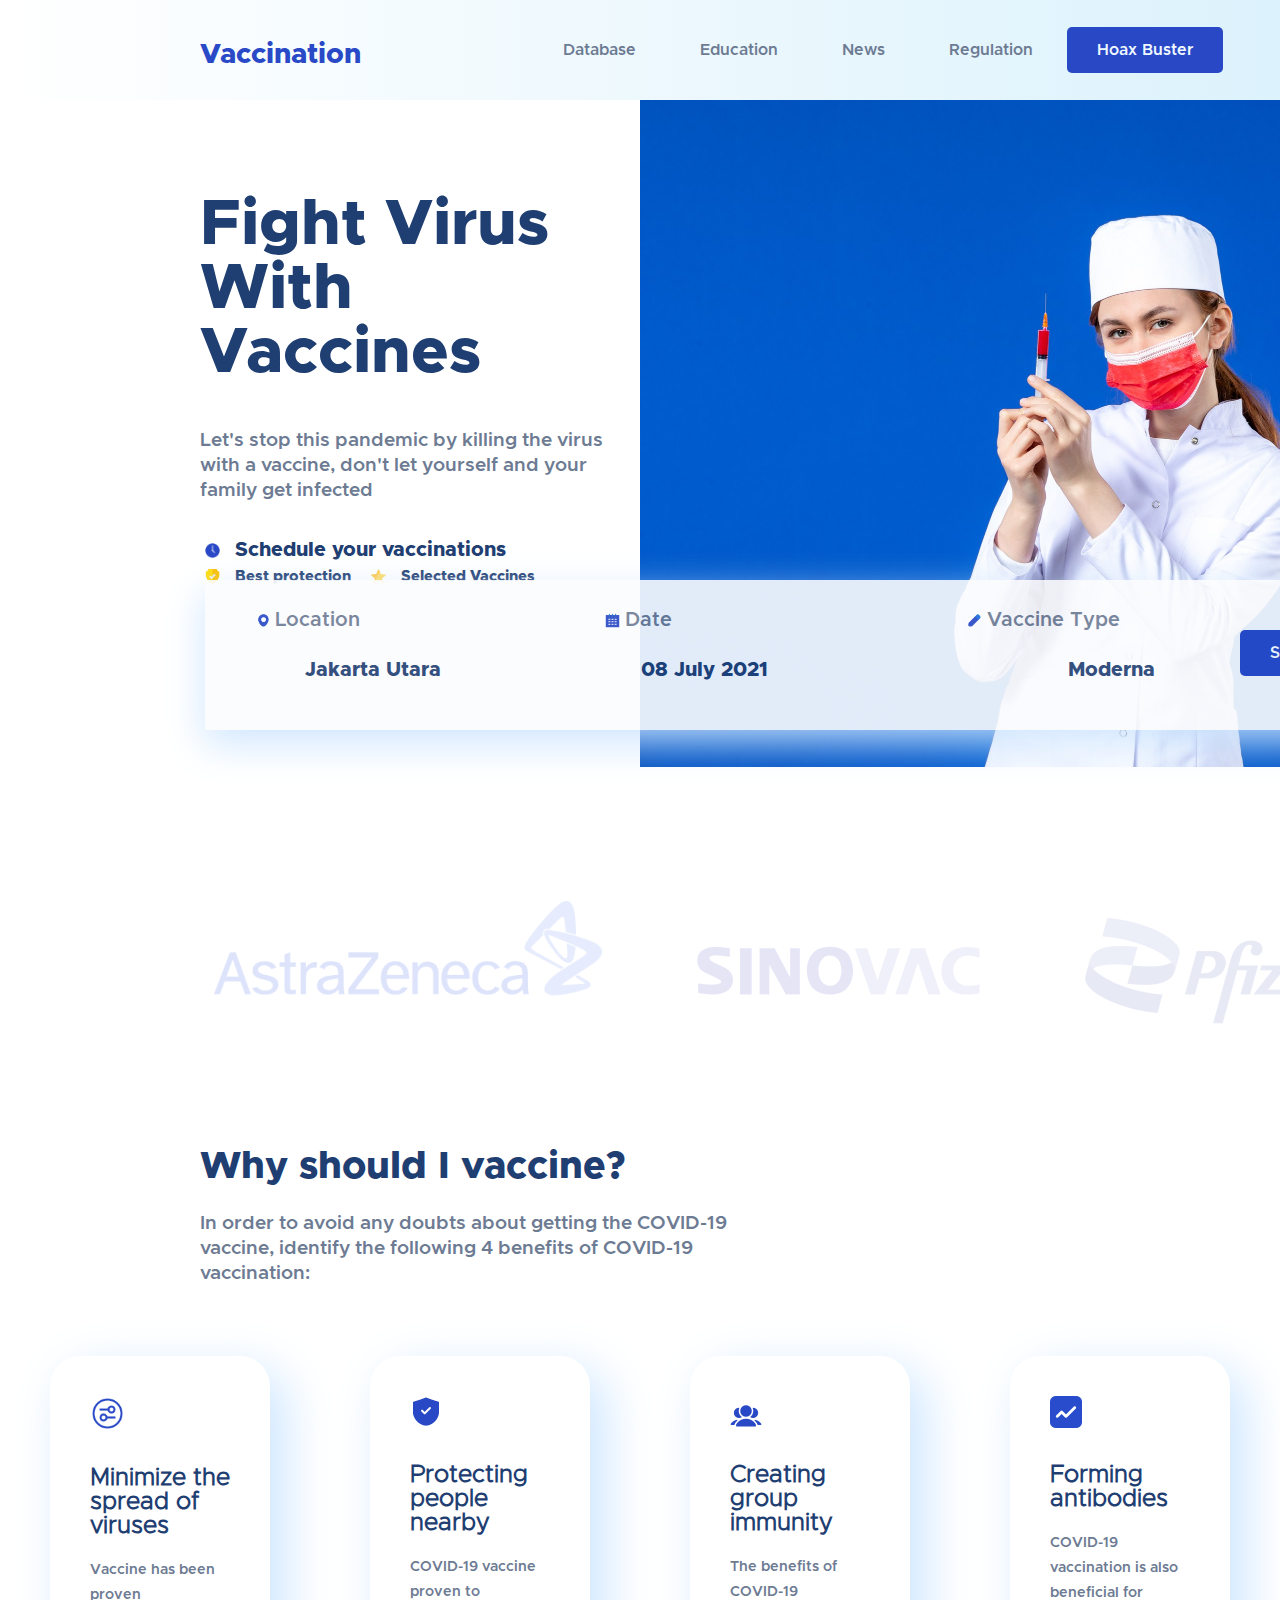
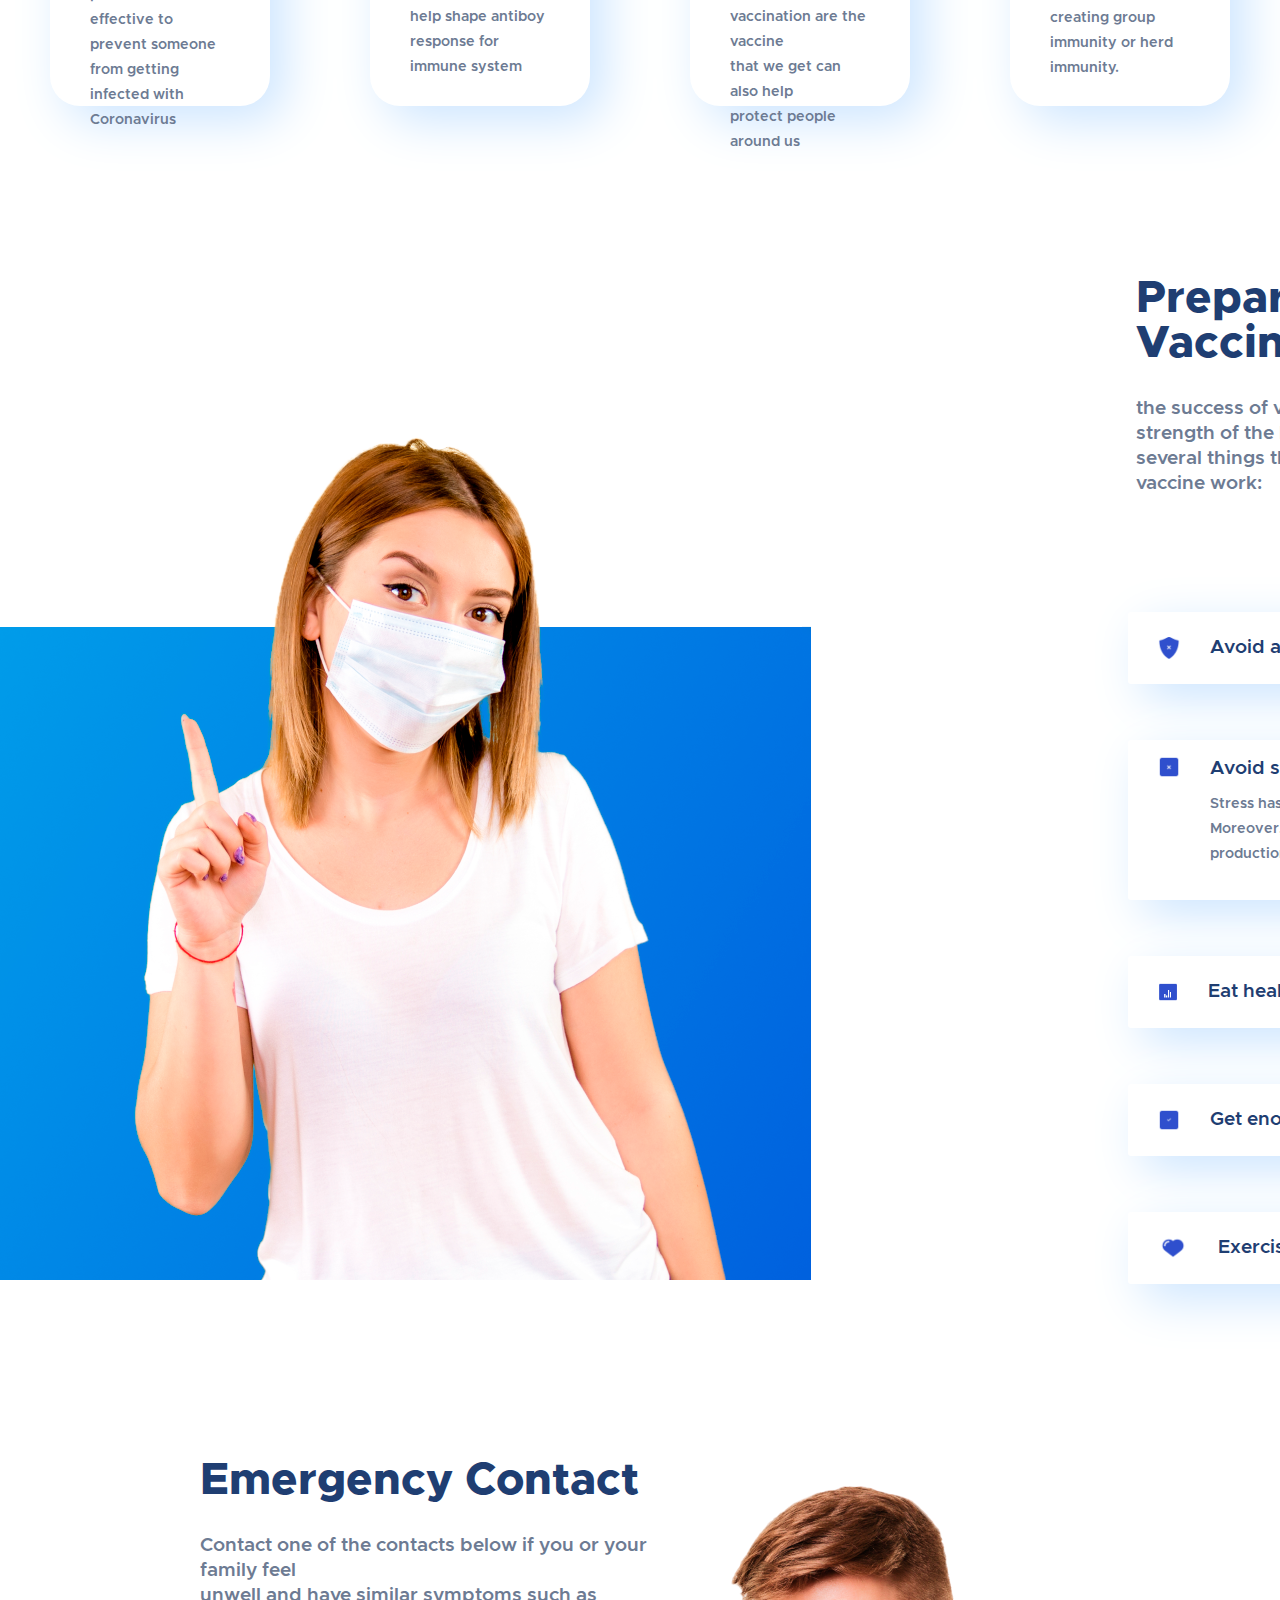
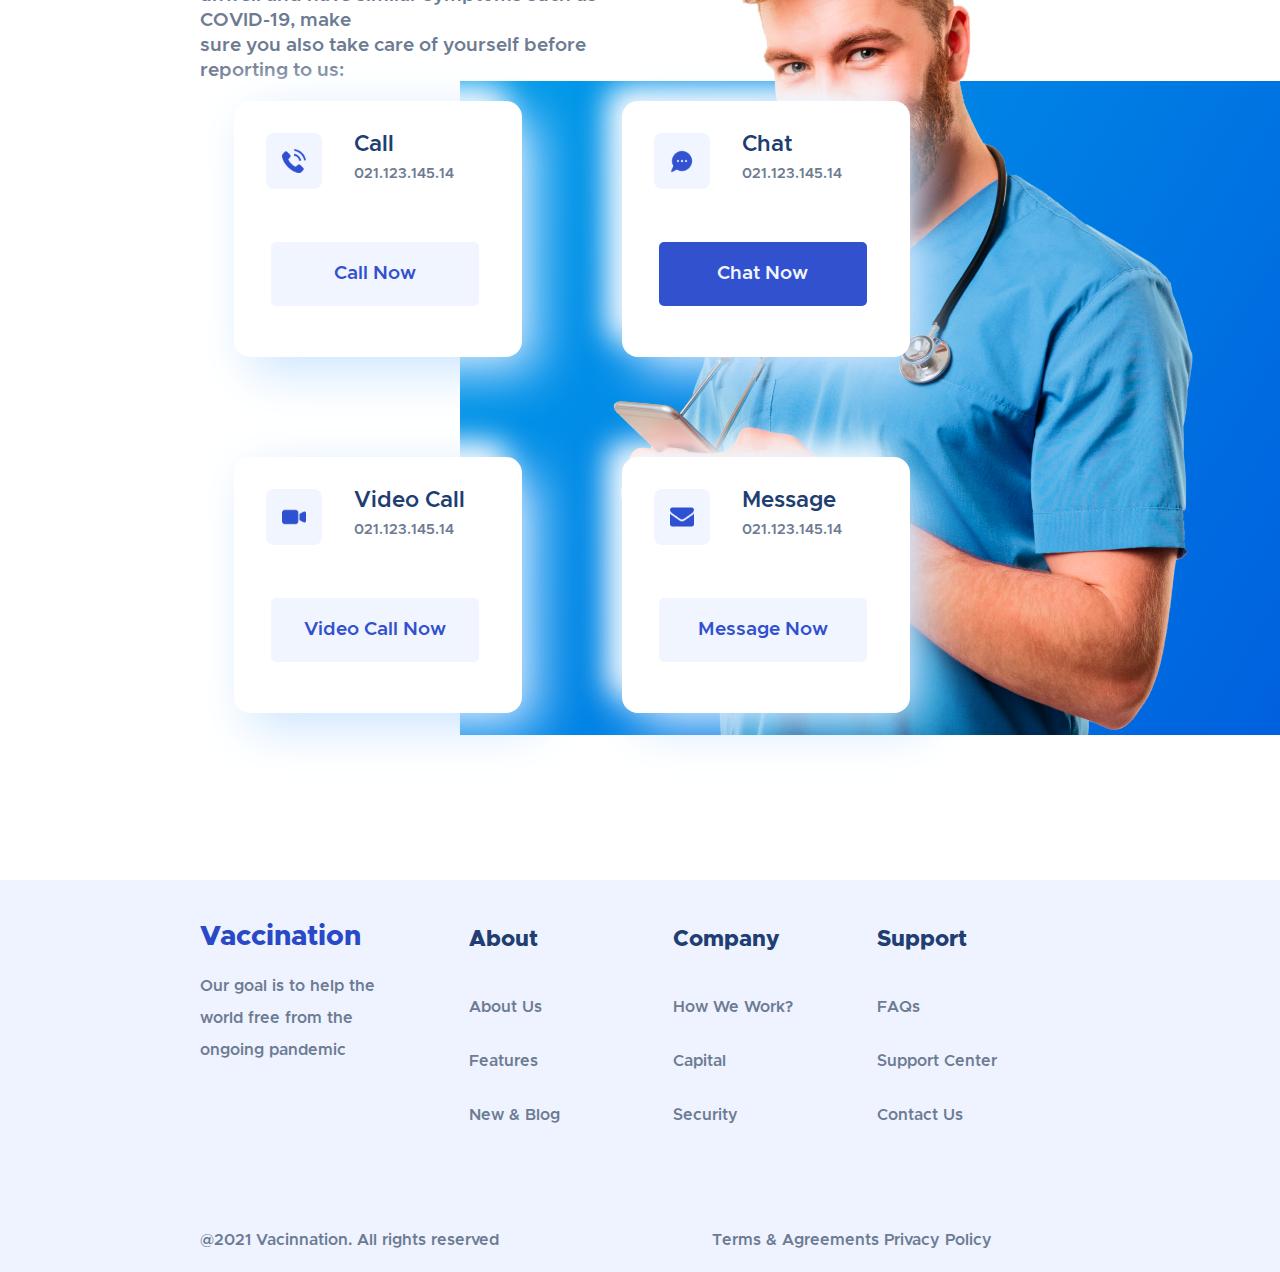
<file: 03 - CSS/practica/Solucion/Vaccination-master/index.html>
<!DOCTYPE html>
<html lang="en">
<head>
    <meta charset="UTF-8">
    <meta http-equiv="X-UA-Compatible" content="IE=edge">
    <meta name="viewport" content="width=device-width, initial-scale=1.0">
    <link rel="stylesheet" href="./Style.css">
    <title>Vaccination</title>
</head>
<body>
    <header class="header">
        <div class="Logo">
            <h1 class="tituloh1">Vaccination</h1>
        </div>
        <nav>
            <a href="#" class="nav-link">Database</a>
            <a href="#" class="nav-link">Education</a>
            <a href="#" class="nav-link">News</a>
            <a href="#" class="nav-link">Regulation</a>
            <a href="#" class="nav-link5">Hoax Buster</a> 
        </nav>
    </Header>

<main>
        <section class="section-1">
            <div class="Title">
            <h1>Fight Virus<br>
                With Vaccines
            </h1>
            <p class="p1">Let's stop this pandemic by killing the virus <br>
                with a vaccine, don't let yourself and your <br>
                family get infected
            </p>
            <div class="contenedor-img-yellow">
                <figure class="img-yellow">
                   <img class="img-yellow1" src="./Img/shield.png" alt="shield">
                    <p class="p-yellow">Best protection</p>
                    <img class="img-yellow1" src="./Img/star.png" alt="star">
                    <p class="p-yellow">Selected Vaccines</p>
                </figure>
            </div>
            </div>
            <div class="img1">
                <img src="./Img/Chica-Intro-Page.png" alt="Enfermera">
            </div>
            
        </section>

<section class="sec-1-contain">
        <div class="clock">
            <img class="clock-blue" src="./Img/clock.png" alt="clock">
            <p class="p-blue">Schedule your vaccinations</p>
        </div>

 
        <div class="contenedor-sobrepuesto">
            <div class="contenedor-img">
                <img class="contenedor-sobrepuesto-img" src="./Img/location.png" alt="location">
                <p class="contenedor-sobrepuesto-p">Location</p>
                <img class="contenedor-sobrepuesto-img2" src="./Img/calendar.png" alt="calendar">
                <p class="contenedor-sobrepuesto-p2">Date</p>
                <img class="contenedor-sobrepuesto-img3" src="./Img/edit.png" alt="edit">
                <p class="contenedor-sobrepuesto-p3">Vaccine Type</p>
            </div>

            <div class="submit">
                <a href="#" class="submit-b">Submit</a> 
            </div>

            <div class="contenedor-pa">
                <p class="contenedor-p">Jakarta Utara</p>
                <p class="contenedor-p2">08 July 2021</p>
                <p class="contenedor-p3">Moderna</p>
            </div>
        </div>
</section>

    <div class="vaccines">
        <img src="./Img/Vaccines/Vaccines.png" alt="AstraZeneca">
    </div>

    <div class="subtitle-2">
        <h1>
            Why should I vaccine?
        </h1>
        <p class="p1">In order to avoid any doubts about getting the COVID-19<br>
            vaccine, identify the following 4 benefits of COVID-19 <br>
            vaccination:
        </p>
    </div>

    <div class="cards-1">

        <div class="card-1">
            <img class="imgcards1" src="./Img/Cards/levels.png" alt="levels">
            <div class="subtitle-cards1">
                <h2>
                    Minimize the 
                    <br>
                    spread of viruses
                </h2>
                <p class="p2">Vaccine has been proven<br>
                    effective to prevent someone <br>
                    from getting infected with <br>
                    Coronavirus
                </p>
            </div>
        </div>
    
        <div class="card-1">
            <img class="imgcards2" src="./Img/Cards/shield.png" alt="shield">
            <div class="subtitle-cards1">
                <h2>
                    Protecting
                    <br>
                    people nearby
                </h2>
                <p class="p2">COVID-19 vaccine proven to <br>
                    help shape antiboy <br>
                    response for immune system
                </p>
            </div>
        </div>

        <div class="card-1">
            <img class="imgcards3" src="./Img/Cards/group.png" alt="group">
            <div class="subtitle-cards1">
                <h2>
                    Creating group 
                    <br>
                    immunity
                </h2>
                <p class="p2">The benefits of COVID-19 <br>
                    vaccination are the vaccine <br>
                    that we get can also help <br>
                    protect people around us
                </p>
            </div>
        </div>

        <div class="card-1">
            <img class="imgcards4" src="./Img/Cards/grafico.png" alt="grafico">
            <div class="subtitle-cards1">
                <h2>
                    Forming 
                    <br>
                    antibodies
                </h2>
                <p class="p2">COVID-19 vaccination is also <br>
                    beneficial for creating group <br>
                    immunity or herd immunity.
                </p>
            </div>
        </div>

    </div>


        <div class="subtitle-3">
            <h1>
                Preparations Before Vaccine
            </h1>
            <p class="p1">the success of vaccines is strongly influenced by the <br>
                strength of the body's immune system. Therefore, there are <br>
                several things that can be tried to make the COVID-19 <br>
                vaccine work:
            </p>
        </div>

        <div class="img2">
            <img src="./Img/Chica-Page.png" alt="Chica con tapabocas">
        </div>

    <div class="list-box">
            <div class="list-box1">
                <img class="img-list1" src="./Img/shield-x.png" alt="shield">
                <div class="subtitle-box">
                    <p>Avoid alcoholic beverages</p>
                </div>
                <img class="flecha-img1" src="./Img/ordenar-abajo.png" alt="flecha">
            </div>

            <div class="list-box12">
                <img class="img-list2" src="./Img/cuadrado-x.png" alt="cuadrado">
                <div class="subtitle-box">
                    <span>Avoid stress</span>
                
                    <p class="p2"> Stress has a profound effect on immune work. <br>
                        Moreover, prolonged stress can increase cortisol <br>
                        production and oxidative stress in  the body.
                    </p>

                </div>
                <img class="flecha-img1" src="./Img/ordenar-arriba.png" alt="flecha">
            </div>

            <div class="list-box1">
                <img class="img-list3" src="./Img/grafico.png" alt="grafico">
                <div class="subtitle-box">
                    <p>Eat healthy food</p>
                </div>
                <img class="flecha-img1" src="./Img/ordenar-abajo.png" alt="flecha">
            </div>

            <div class="list-box1">
                <img class="img-list4" src="./Img/cuadado-not-x.png" alt="cuadrado">
                <div class="subtitle-box">
                    <p>Get enough sleep</p>
                </div>
                <img class="flecha-img1" src="./Img/ordenar-abajo.png" alt="flecha">
            </div>

            <div class="list-box1">
                <img  class="img-list5"src="./Img/like.png" alt="like">
                <div class="subtitle-box">
                    <p>Exercise or physical activity</p>
                </div>
                <img class="flecha-img1" src="./Img/ordenar-abajo.png" alt="flecha">
            </div>
    </div>
</section>

<section class="sec-3">

    <div class="subtitle-4">
        <h1>
            Emergency Contact
        </h1>
        <p class="p1">Contact one of the  contacts below if you or your family feel <br>
            unwell and have similar symptoms such as COVID-19, make <br>
            sure you also take care of yourself before reporting to us:
        </p>
    </div>

    <div class="last-image">
        <img src="./Img/men-Page.png" alt="Enfermera">
    </div>
</section>



    <div class="contact-box">
        <div class="box-contact1">
            <div class="container-text-contact">
                <img class="last-icons" src="./Img/Contact/telefono.png" alt="Telefono">
                <div>
                <p class="title-contact-box">Call</p>
                <p class="p2">021.123.145.14</p>
                </div>
            </div>
            <div class="last-submit">
                <a href="#" class="submit-b1">Call Now</a> 
            </div>
        </div>

        <div class="box-contact1">
            
            <div class="container-text-contact">
                <img class="last-icons" src="./Img/Contact/chat.png" alt="Chat">
                <div>
                <p class="title-contact-box">Chat</p>
                <p class="p2">021.123.145.14</p>
                </div>
            </div>
            <div class="last-submit">
                <a href="#" class="submit-b12">Chat Now</a> 
            </div>
        </div>
    </div>

    <div class="contact-box">
        <div class="box-contact1">
            
            <div class="container-text-contact">
                <img class="last-icons" src="./Img/Contact/camera.png" alt="Camera">
                <div>
                <p class="title-contact-box">Video Call</p>
                <p class="p2">021.123.145.14</p>
                </div>
            </div>
            <div class="last-submit">
                <a href="#" class="submit-b1">Video Call Now</a> 
            </div>
        </div>

        <div class="box-contact1">
            
            <div class="container-text-contact">
                <img class="last-icons" src="./Img/Contact/sobre.png" alt="Correo">
                <div>
                <p class="title-contact-box">Message</p>
                <p class="p2">021.123.145.14</p>
                </div>
            </div>
            <div class="last-submit">
                <a href="#" class="submit-b1">Message Now</a> 
            </div>
        </div>
    </div>

        

</main>

    <footer>
        <div class="container-footer">
            <div class="logo-footer">
                <h1 class="tituloh1-footer">Vaccination</h1> 
                <p class="p-footer">Our goal is to help the <br>
                    world free from the <br>
                    ongoing pandemic</p>
            </div>

            <div class="table">
                <table>
                    <tr>
                        <th>About</th>
                        <th>Company</th>
                        <th>Support</th>
                    </tr>
                    <tr>
                        <td>About Us</td>
                        <td>How We Work?</td>
                        <td>FAQs</td>
                    </tr>
                    <tr>
                        <td>Features</td>
                        <td>Capital</td>
                        <td>Support Center</td>
                    </tr>
                    <tr>
                        <td>New & Blog</td>
                        <td>Security</td>
                        <td>Contact Us</td>
                    </tr>
                </table>
            </div>
        </div>

            <div class="terminos">
                <div class="termino1">
                    <p class="p-footer">@2021 Vacinnation. All rights reserved</p>
                </div>
                <div class="termino2">
                    <p class="p-footer">Terms & Agreements                       Privacy Policy</p>
                </div>
            </div>
    </footer>
</body>
</html>
</file>
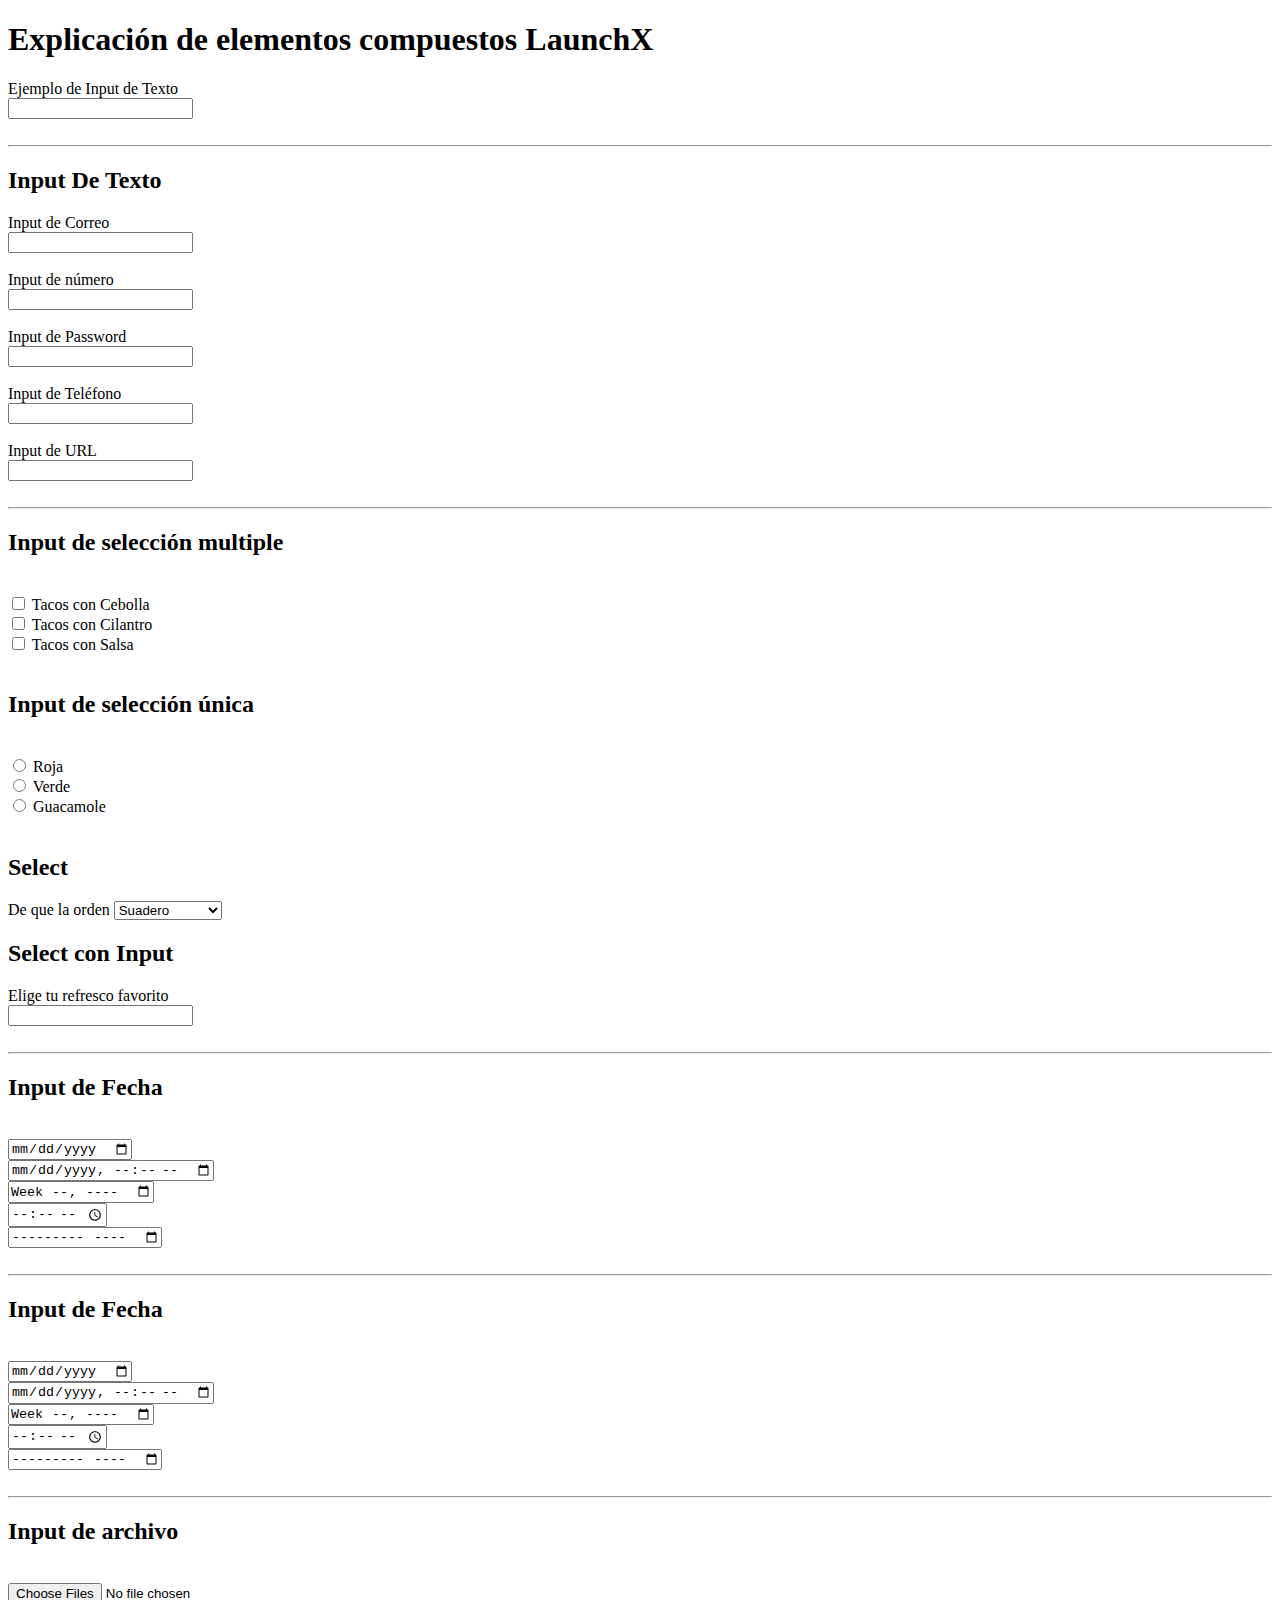
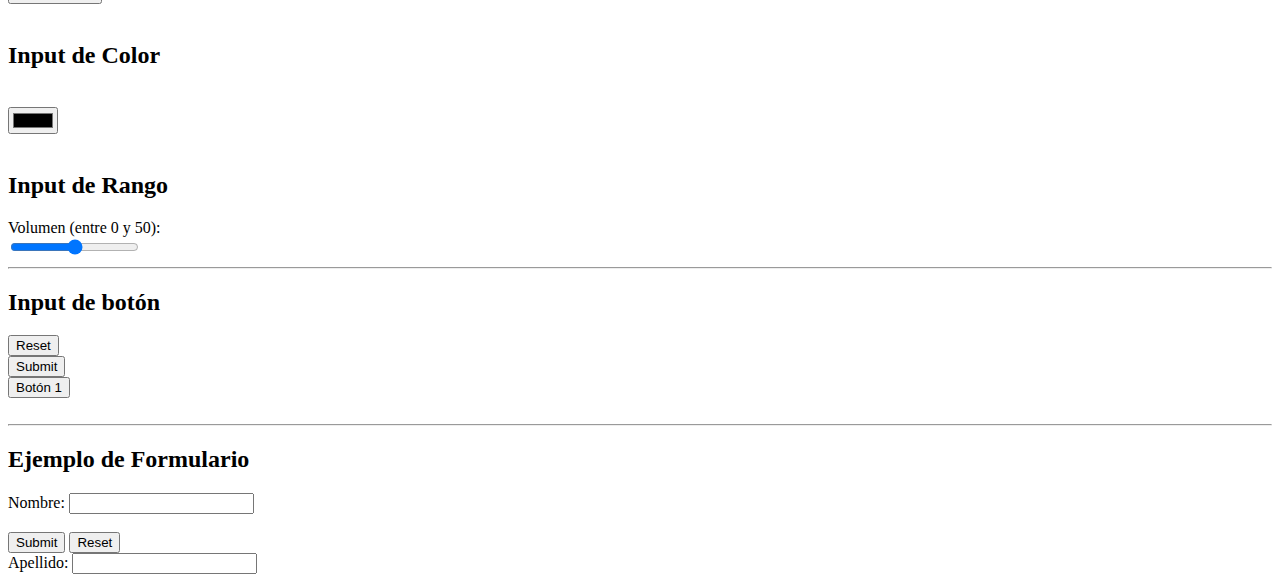
<file: 02 - HTML/programas/2.-elementosCompuestos.html>
<!DOCTYPE html>
<html lang="en">
<head>
    <meta charset="UTF-8">
    <meta http-equiv="X-UA-Compatible" content="IE=edge">
    <meta name="viewport" content="width=device-width, initial-scale=1.0">
    <title>Elementos compuestos</title>
</head>
<body>

    <h1>Explicación de elementos compuestos LaunchX</h1>

    <!-- Labels / Etiquetas -->
    <label for="Input1"> Ejemplo de Input de Texto</label>
    <br>
    <!-- Entradas / Inputs -->
    <input type="text" id="Input1" name="Input1">
    <br><br>

    <hr>
    <!-- Tipos de Inputs -->
    <h2>Input De Texto</h2>
    <label for="correo1">Input de Correo</label><br>
    <input type="email" id="correo1" name="correo1"><br><br>
    
    <label for="numero1">Input de número</label><br>
    <input type="number" id="numero1" name="numero1"><br><br>
    
    <label for="psw1">Input de Password</label><br>
    <input type="password" id="psw1" name="psw1"><br><br>
    
    <label for="tel1">Input de Teléfono</label><br>
    <input type="tel" id="tel1" name="tel1" maxlength="10"><br><br>
    
    <label for="url1">Input de URL</label><br>
    <input type="url" id="url1" name="url1"><br><br>

    <hr>

    <h2>Input de selección multiple</h2><br>
    <input type="checkbox" id="topping1" name="topping1" value="Cebolla">
    <label for="topping1">Tacos con Cebolla</label><br>
    <input type="checkbox" id="topping2" name="topping2" value="Cilantro">
    <label for="topping2">Tacos con Cilantro</label><br>
    <input type="checkbox" id="topping3" name="topping3" value="Salsa">
    <label for="topping3">Tacos con Salsa</label><br><br>
    
    <h2>Input de selección única</h2><br>
    <input type="radio" id="roja" name="salsas" value="Roja">
    <label for="roja">Roja</label><br>
    <input type="radio" id="verde" name="salsas" value="Verde">
    <label for="verde">Verde</label><br>
    <input type="radio" id="guacamole" name="salsas" value="Guacamole">
    <label for="guacamole">Guacamole</label><br><br>

    <h2>Select</h2>
    <label for="tacos">De que la orden</label>
    <select id="tacos" name="tacos">
        <option value="suadero">Suadero</option>
        <option value="pastor">Pastor</option>
        <option value="campechanos">Campechanos</option>
        <option value="tripa">Tripa</option>
    </select>
    
    <h2>Select con Input</h2>
    <label for="refresco">Elige tu refresco favorito</label><br>
    <input list="refresco">
    <datalist id="refresco">
        <option value="Coca-Cola">
        <option value="Manzana">
        <option value="Naranja">
        <option value="Mango">
        <option value="Guayaba">
    </datalist>
    <br><br>

    <hr>
    
    <h2>Input de Fecha</h2><br>
    <input type="date" id="fecha1" name="fecha1"><br>
    <input type="datetime-local" id="fecha2" name="fecha2"><br>
    <input type="week" id="fecha3" name="fecha3"><br>
    <input type="time" id="fecha4" name="fecha4"><br>
    <input type="month" id="fecha5" name="fecha5"><br><br>
    
    <hr>

    <h2>Input de Fecha</h2><br>
    <input type="date" id="fecha1" name="fecha1"><br>
    <input type="datetime-local" id="fecha2" name="fecha2"><br>
    <input type="week" id="fecha3" name="fecha3"><br>
    <input type="time" id="fecha4" name="fecha4"><br>
    <input type="month" id="fecha5" name="fecha5"><br><br>
    
    <hr>
    
    <h2>Input de archivo</h2><br>
    <input type="file" id="archivo1" name="archivo1" multiple><br><br>
    
    <h2>Input de Color</h2><br>
    <input type="color" id="color1" name="color1"><br><br>
    
    <h2>Input de Rango</h2>
    <label for="vol">Volumen (entre 0 y 50):</label><br>
    <input type="range" id="vol" name="vol" min="0" max="50"><br>
    
    <hr>
    
    <h2>Input de botón</h2>
    <input type="reset"><br>
    <input type="submit"><br>
    <input type="button" id="boton1" name="boton1" value="Botón 1" onclick="alert('Bienvenidos explorers');"><br><br>
    
    <hr>
    <!-- Formularios -->
    <h2>Ejemplo de Formulario</h2>
    <form action="/accion.js" id="form1" method="post">
        <label for="nombre">Nombre:</label>
        <input type="text" id="nombre" name="nombre"><br><br>
        <input type="submit" value="Submit">
        <input type="reset">
    </form>
    
    <label for="apellido">Apellido:</label>
    <input type="text" id="apellido" name="apellido" form="form1">
    
</body>
</html>
</file>
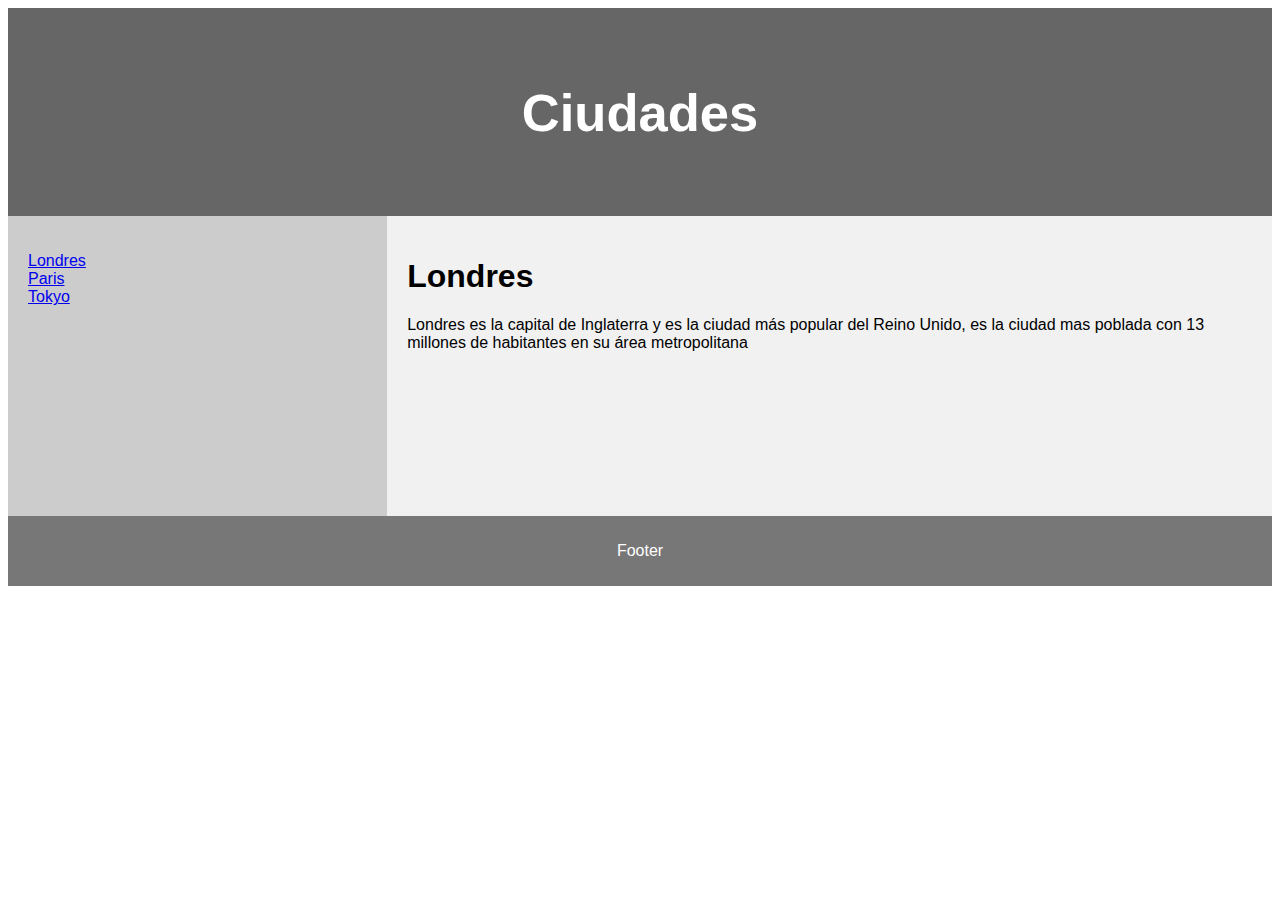
<file: 02 - HTML/programas/3.-layoutYRutas.html>
<!DOCTYPE html>
<html lang="en">
<head>
    <meta charset="UTF-8">
    <meta http-equiv="X-UA-Compatible" content="IE=edge">
    <meta name="viewport" content="width=device-width, initial-scale=1.0">
    <title>Layout y Rutas</title>
    <style>
        * {
            box-sizing: border-box;
        }

        body {
            font-family: Arial, Helvetica, sans-serif;
        }

        /* Estilo de header */
        header {
            background-color: #666;
            padding: 30px;
            text-align: center;
            font-size: 35px;
            color: white;
        }

        /* Crear 2 columnas con la misma posición en la fila */
        nav {
            float: left;
            width: 30%;
            height: 300px;
            /* only for demonstration, should be removed */
            background: #ccc;
            padding: 20px;
        }

        nav ul {
            list-style-type: none;
            padding: 0;
        }

        article {
            float: left;
            padding: 20px;
            width: 70%;
            background-color: #f1f1f1;
            height: 300px;
        }

        /* Clear floats after the columns */
        section::after {
            content: "";
            display: table;
            clear: both;
        }

        /* Estilo de footer */
        footer {
            background-color: #777;
            padding: 10px;
            text-align: center;
            color: white;
        }

        /* Responsive layout */
        @media (max-width: 600px) {

            nav,
            article {
                width: 100%;
                height: auto;
            }
        }
    </style>
</head>

<body>

    <header>
        <h2>Ciudades</h2>
    </header>

    <section>
        <nav>
            <ul>
                <li><a href="#">Londres</a></li>
                <li><a href="#">Paris</a></li>
                <li><a href="#">Tokyo</a></li>
            </ul>
        </nav>

        <article>
            <h1>Londres</h1>
            <p>Londres es la capital de Inglaterra y es la ciudad más popular del Reino Unido, es la ciudad mas poblada con 13 millones de habitantes en su área metropolitana</p>
        </article>
    </section>

    <footer>
        <p>Footer</p>
    </footer>

</body>

</html>
</file>
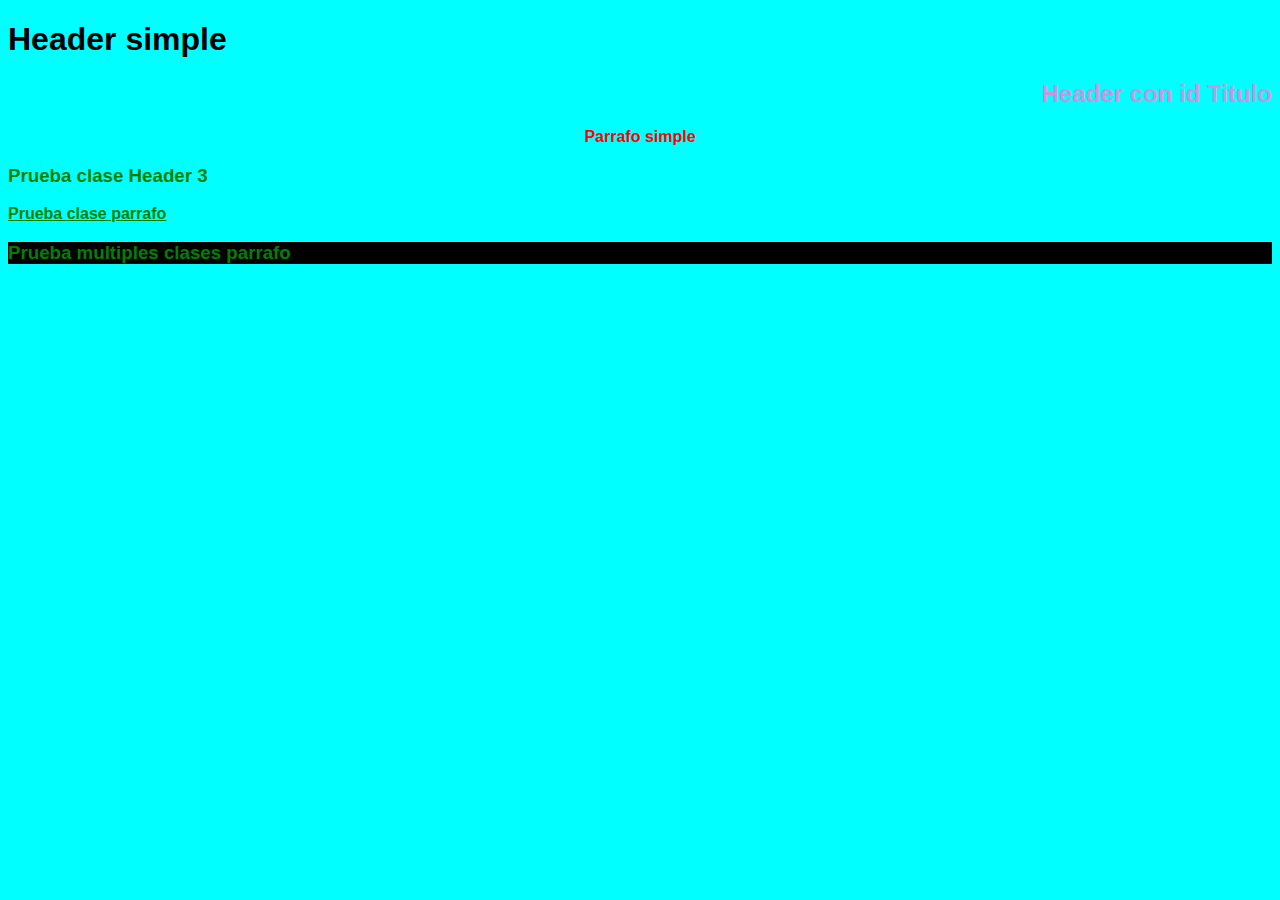
<file: 03 - CSS/programas/1.-selectores.html>
<!DOCTYPE html>
<html lang="en">
<head>
    <meta charset="UTF-8">
    <meta http-equiv="X-UA-Compatible" content="IE=edge">
    <meta name="viewport" content="width=device-width, initial-scale=1.0">
    <title>Selectores</title>
    <style>
        *{
            font-family: Arial, Helvetica, sans-serif;
        }

        body{
            background-color: aqua;
        }

        p{
            color: red;
            text-align: center;
        }

        #titulo{
            color: rgb(200,150,220);
            text-align: right;
        }

        .izquierda{
            color: green;
        }

        p.izquierda{
            text-decoration: underline;
            text-align: left;
        }

        .contraste{
            background-color: black;
        }

        h1, h2, p{
            font-weight: bold;
        }

        /* Comentario CSS */


    </style>
</head>
<body>

    <h1>Header simple</h1>
    <h2 id="titulo" class="izquierda">Header con id Titulo</h2>
    <p>Parrafo simple</p>

    <h3 class="izquierda">Prueba clase Header 3</h3>
    <p class="izquierda">Prueba clase parrafo</p>
    <h3 class="izquierda contraste">Prueba multiples clases parrafo</h3>
    
</body>
</html>
</file>
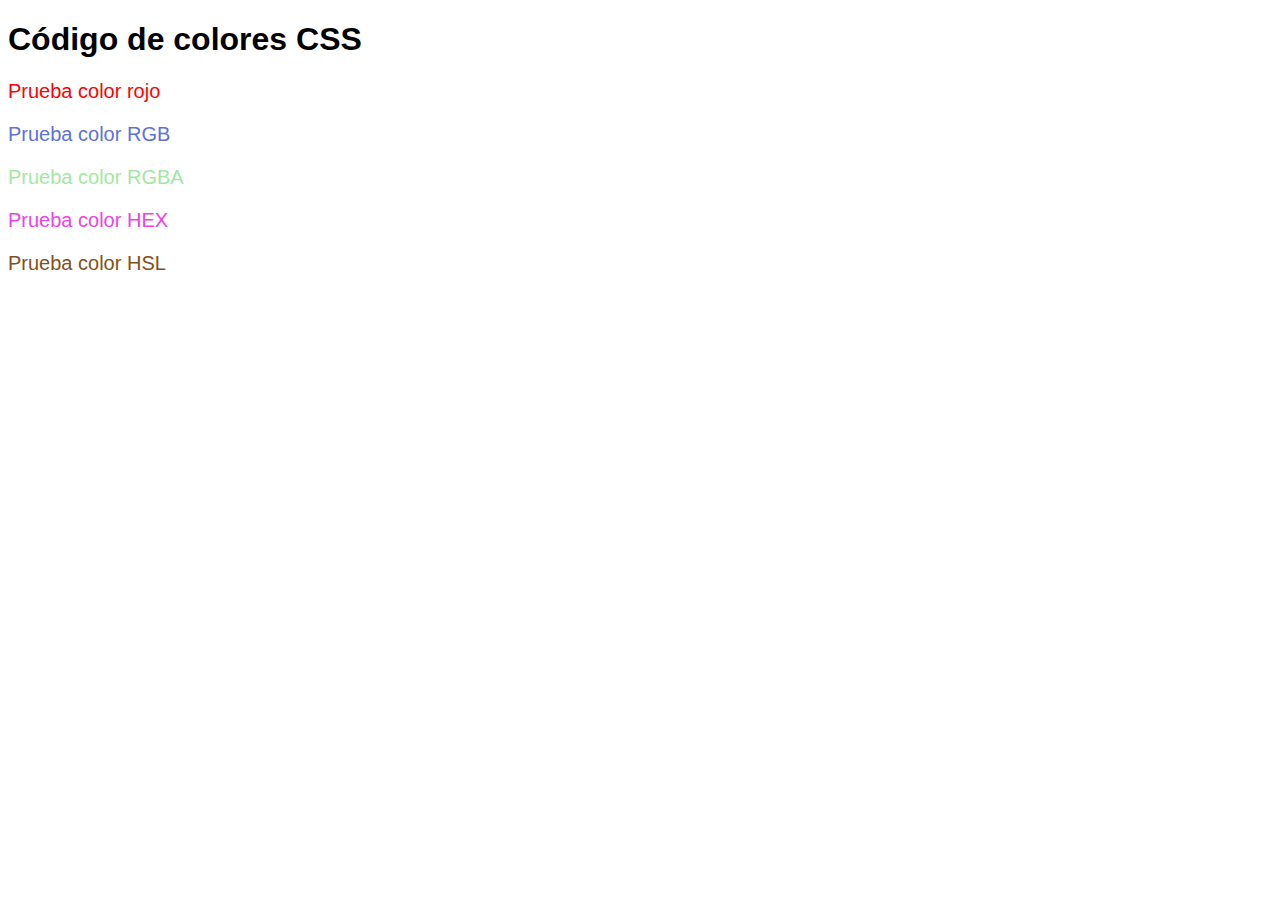
<file: 03 - CSS/programas/2.-colores.html>
<!DOCTYPE html>
<html lang="en">
<head>
    <meta charset="UTF-8">
    <meta http-equiv="X-UA-Compatible" content="IE=edge">
    <meta name="viewport" content="width=device-width, initial-scale=1.0">
    <title>Colores CSS</title>
    <link rel="stylesheet" href="./2.-colores.css">
</head>
<body>
    <h1>Código de colores CSS</h1>

    <p class="colorRojo">Prueba color rojo</p>
    <p class="colorRGB">Prueba color RGB</p>
    <p class="colorRGBA">Prueba color RGBA</p>
    <p class="colorHEX">Prueba color HEX</p>
    <p class="colorHSL">Prueba color HSL</p>

</body>
</html>
</file>
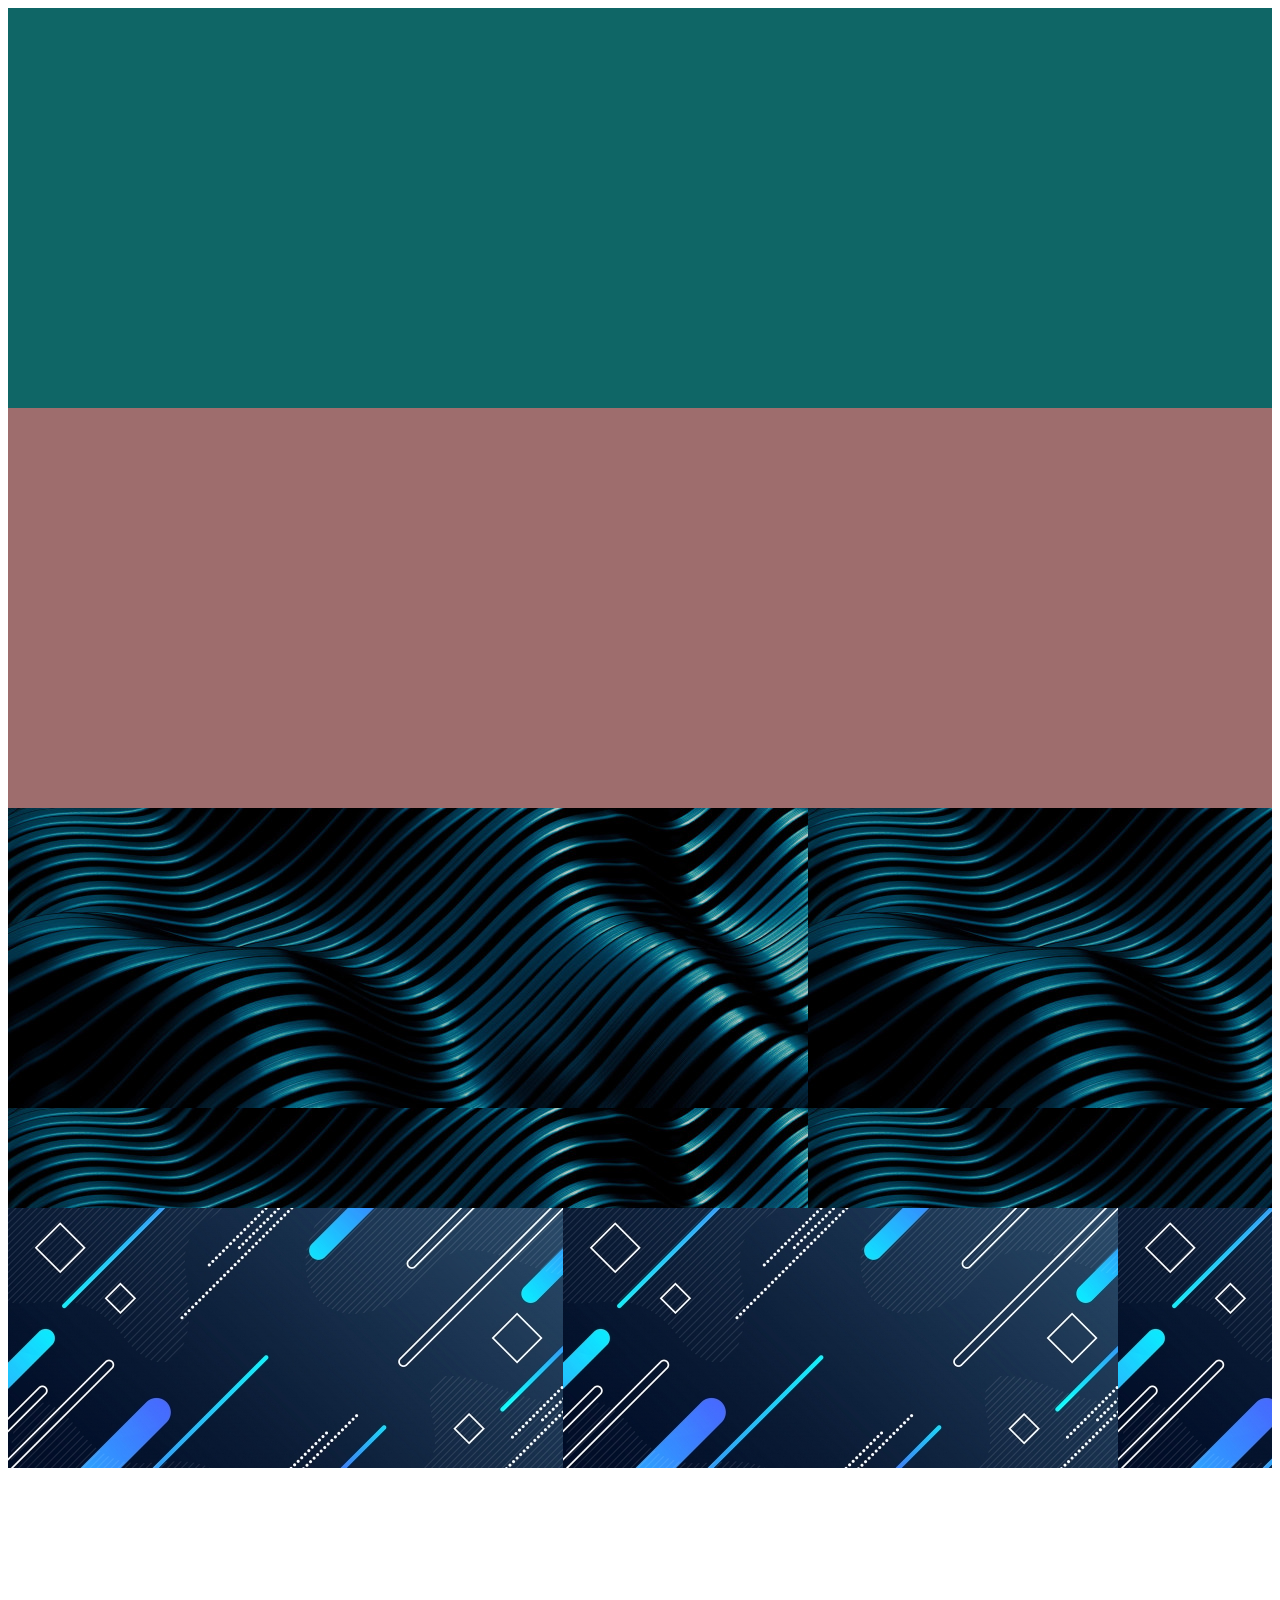
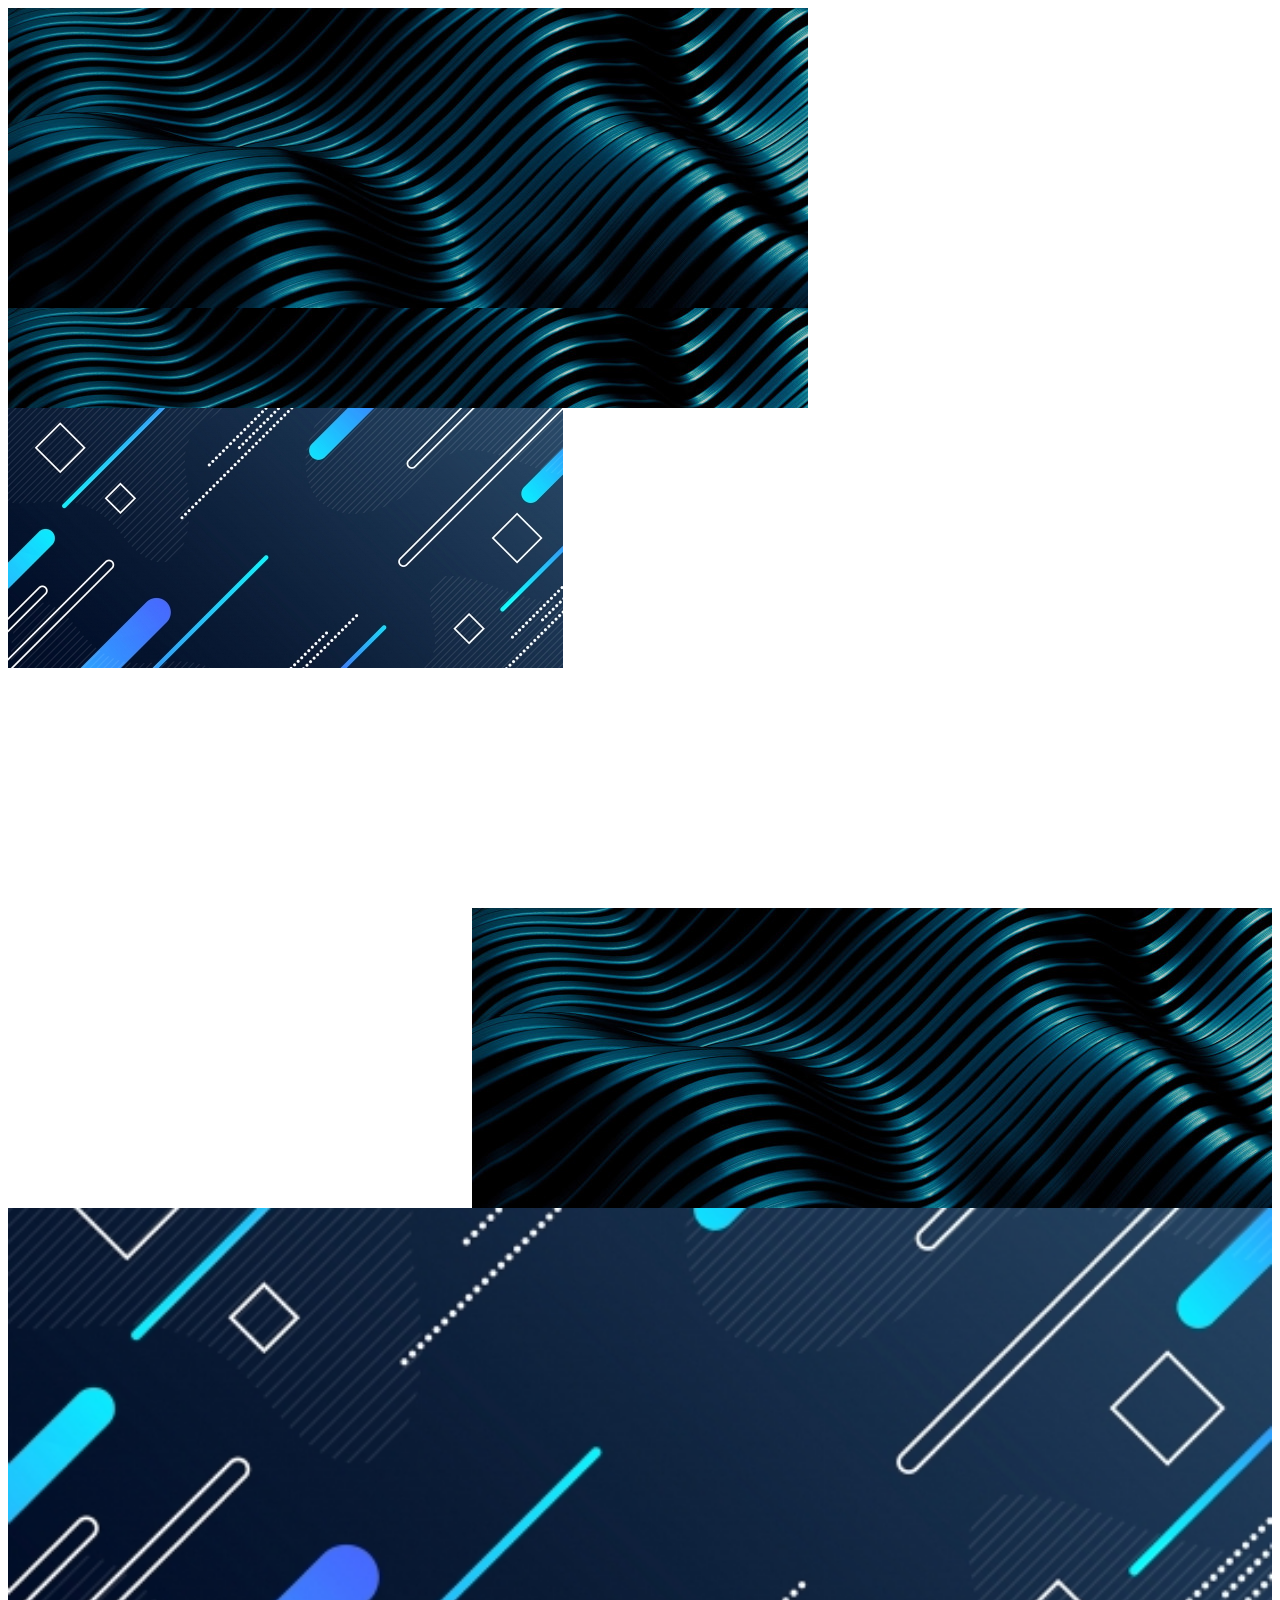
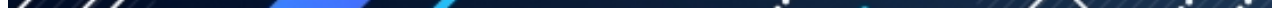
<file: 03 - CSS/programas/3.-fondos.html>
<!DOCTYPE html>
<html lang="en">
<head>
    <meta charset="UTF-8">
    <meta http-equiv="X-UA-Compatible" content="IE=edge">
    <meta name="viewport" content="width=device-width, initial-scale=1.0">
    <title>Fondos</title>
    <link rel="stylesheet" href="./3.-fondos.css">
</head>
<body>
    <section class="fondoColor"></section>
    
    <div class="fondoOpacidad"></div>

    <section class="fondoImagen"></section>

    <section class="fondoRepetidoX"></section>

    <section class="fondoRepetidoY"></section>

    <section class="fondoNoRepetido"></section>

    <section class="fondoPosicion"></section>

    <section class="fondoCompleto"></section>
</body>
</html>
</file>
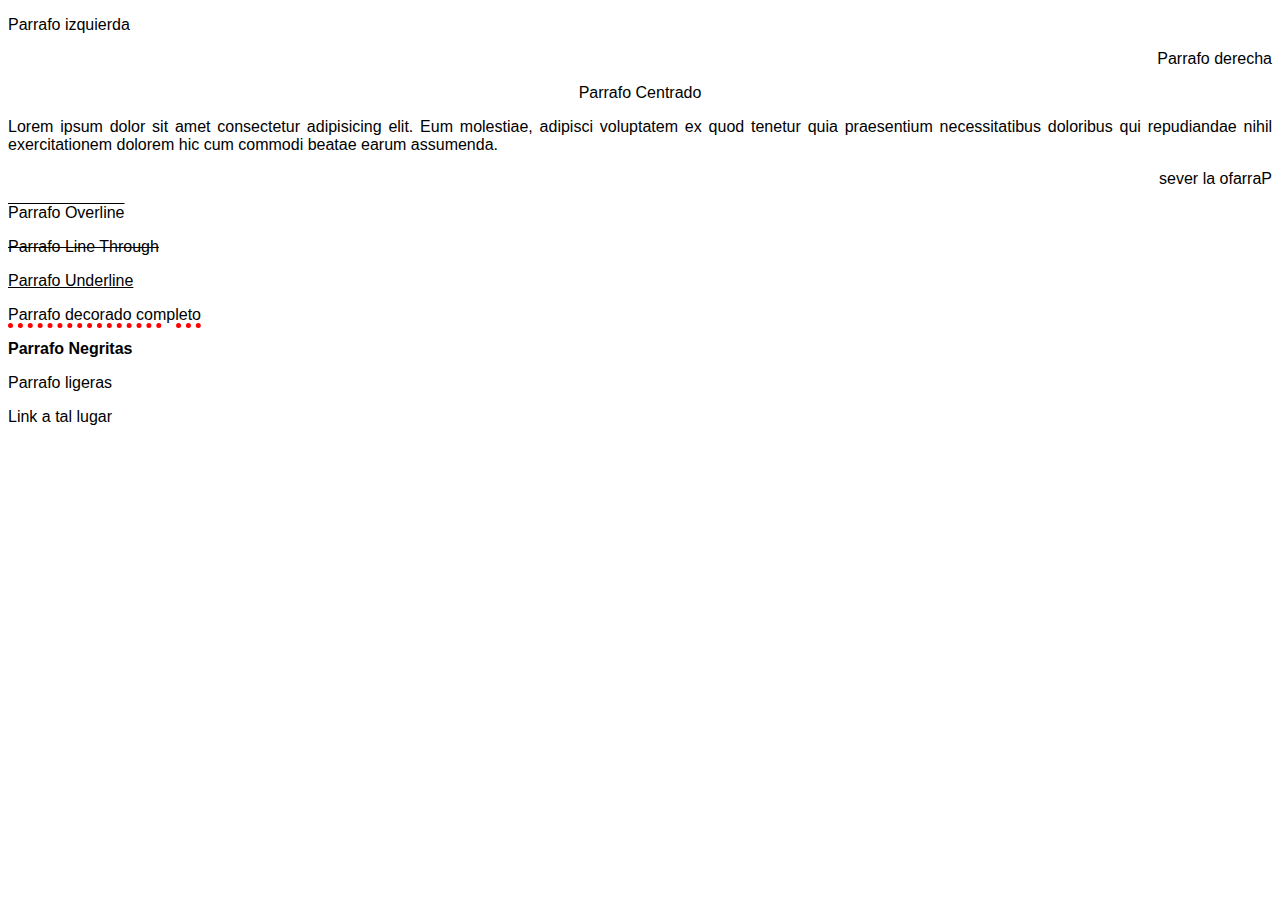
<file: 03 - CSS/programas/4.-textos.html>
<!DOCTYPE html>
<html lang="en">
<head>
    <meta charset="UTF-8">
    <meta http-equiv="X-UA-Compatible" content="IE=edge">
    <meta name="viewport" content="width=device-width, initial-scale=1.0">
    <title>Textos CSS</title>
    <link rel="stylesheet" href="./4.-textos.css">
</head>
<body>
    <p class="izquierda">Parrafo izquierda</p>
    <p class="derecha">Parrafo derecha</p>
    <p class="centrado">Parrafo Centrado</p>
    <p class="justificado">Lorem ipsum dolor sit amet consectetur adipisicing elit. Eum molestiae, adipisci voluptatem ex quod tenetur quia praesentium necessitatibus doloribus qui repudiandae nihil exercitationem dolorem hic cum commodi beatae earum assumenda.</p>
    <p class="alReves">Parrafo al reves</p>
    <p class="decoradoOverline">Parrafo Overline</p>
    <p class="decoradoLineThrough">Parrafo Line Through</p>
    <p class="decoradoUnderline">Parrafo Underline</p>
    <p class="decoradoCombinado">Parrafo decorado completo</p>
    <p class="negritas">Parrafo Negritas</p>
    <p class="ligeras"> Parrafo ligeras</p>

    <a href="#" class="link">Link a tal lugar</a>
</body>
</html>
</file>
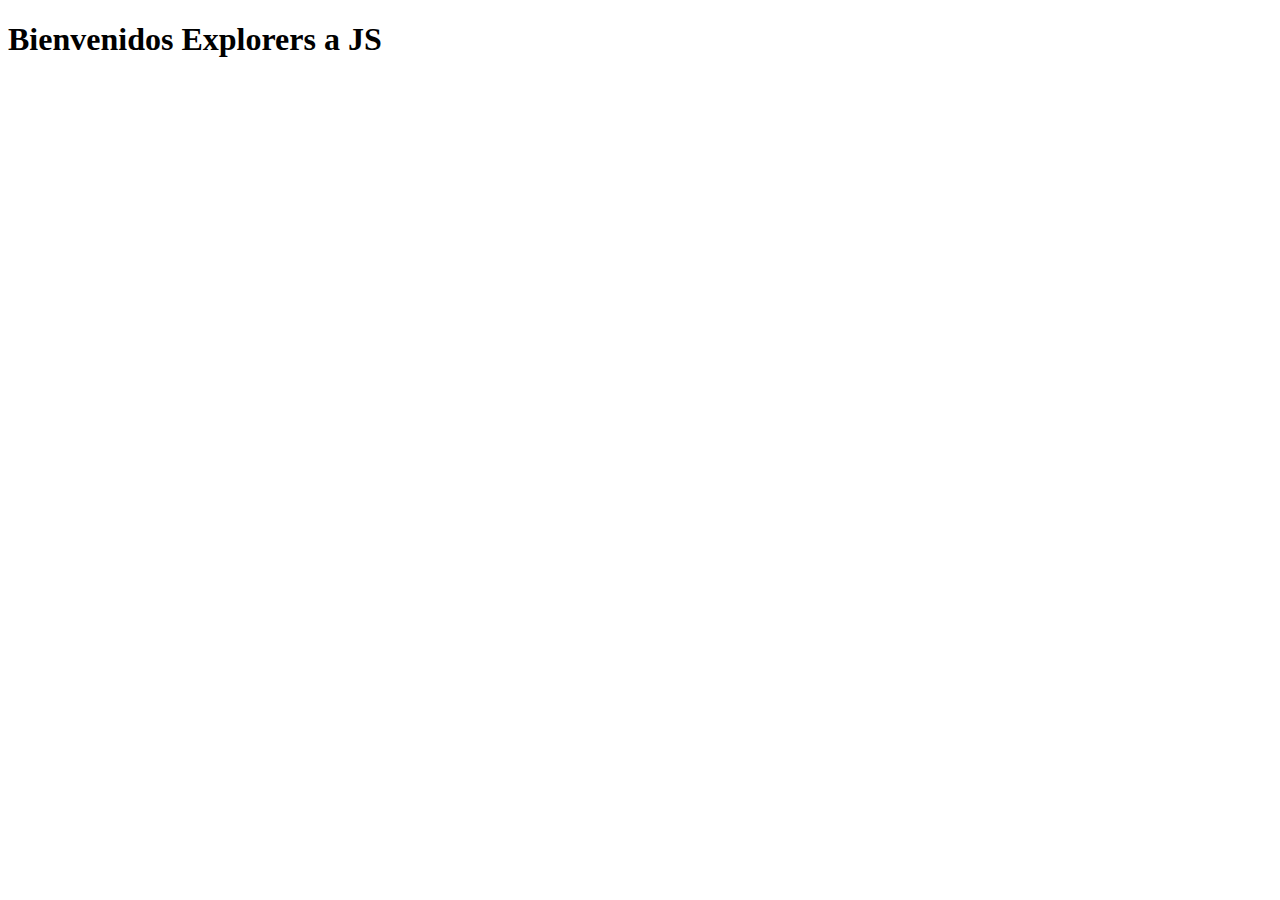
<file: 04 - JS/programas/1.-intro.html>
<!DOCTYPE html>
<html lang="en">
<head>
    <meta charset="UTF-8">
    <meta http-equiv="X-UA-Compatible" content="IE=edge">
    <meta name="viewport" content="width=device-width, initial-scale=1.0">
    <title>Intro JS</title>
    <script src="./1.-intro.js"></script>
</head>
<body>
    <h1>Bienvenidos Explorers a JS</h1>
</body>
</html>
</file>
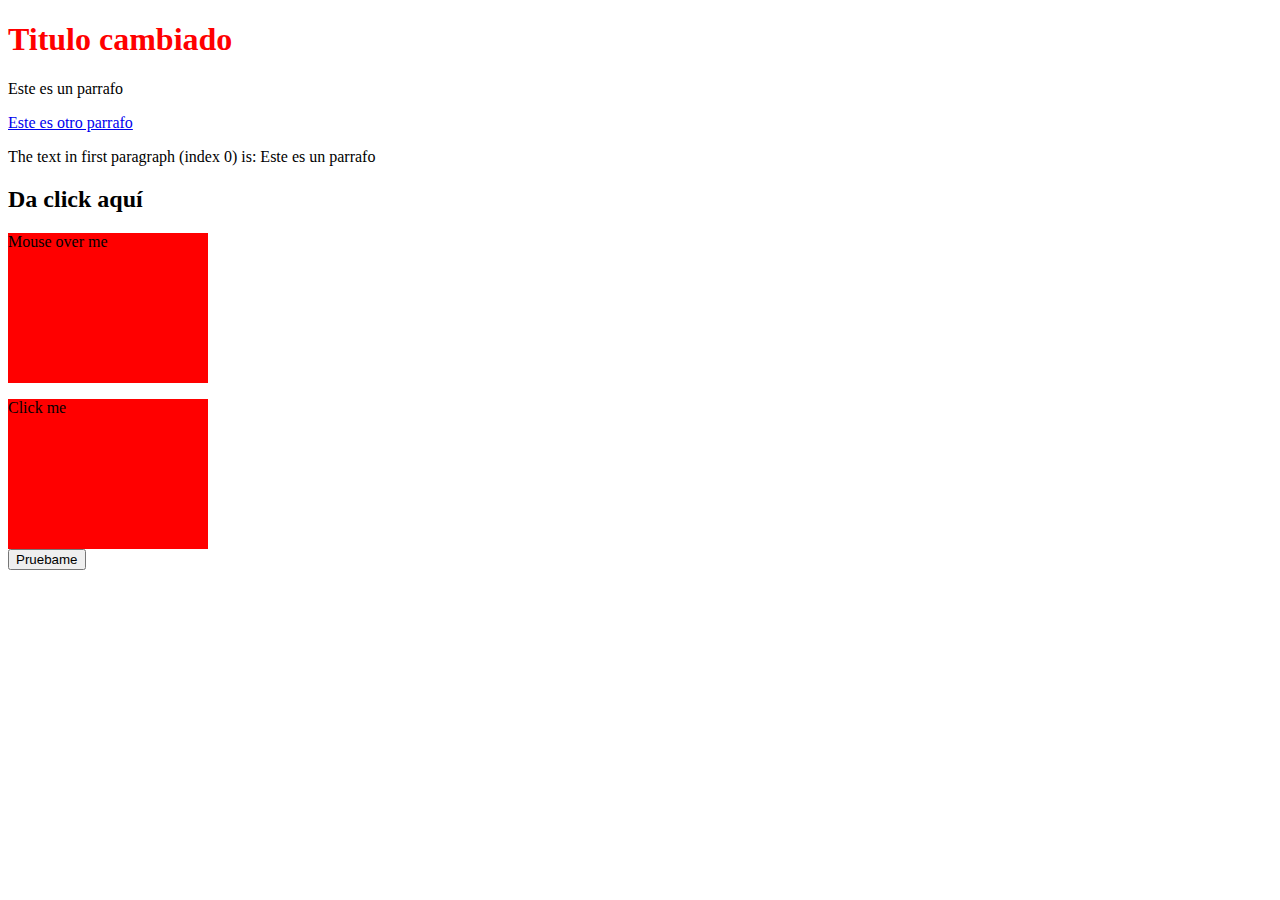
<file: 04 - JS/programas/3.-navegador.html>
<!DOCTYPE html>
<html lang="en">
<head>
    <meta charset="UTF-8">
    <meta http-equiv="X-UA-Compatible" content="IE=edge">
    <meta name="viewport" content="width=device-width, initial-scale=1.0">
    <title>JS en el navegador</title>
    <style>
        div{
            width: 200px;
            height: 150px;
            background-color: red;
        }
    </style>
</head>
<body>
    <h1 id="titulo">Así se usa JS en el navegador</h1>
    <p>Este es un parrafo</p>
    <a href="#" class="links">Este es otro parrafo</a>

    <p id="demo"></p>

    <h2 id="click" onclick="cambiarTexto(this)">Da click aquí</h2>

    <div onmouseover="mOver(this)" onmouseout="mOut(this)">
        <p>Mouse over me</p>
    </div>

    <div onmousedown="mDown(this)" onmouseup="mUp(this)">
        <p>Click me</p>
    </div>

    <button id="boton"> Pruebame </button>
</body>
<footer>
    <script src="./3.-navegador.js"></script>
</footer>
</html>
</file>
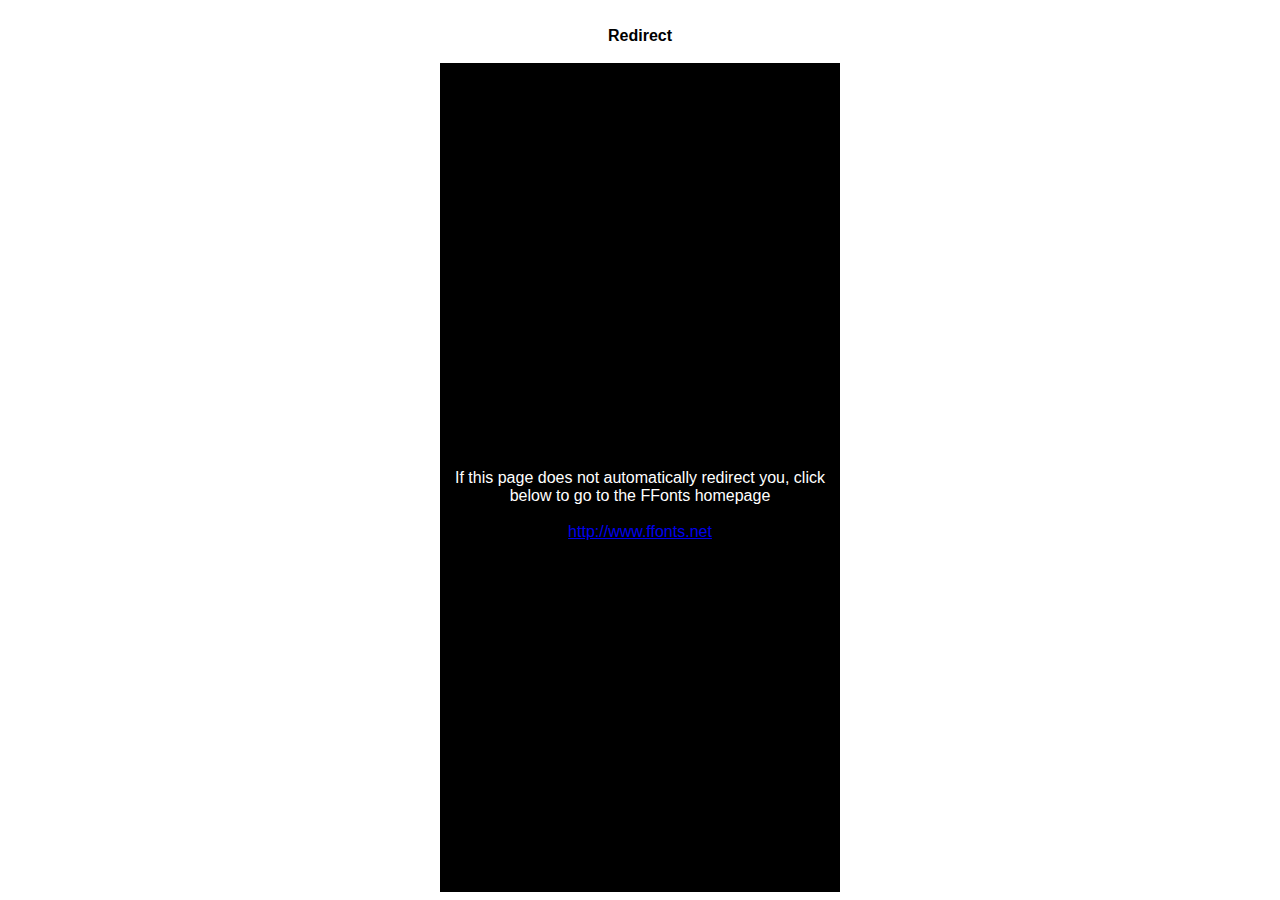
<file: 03 - CSS/practica/Solucion/Vaccination-master/Fonts/Metropolis-ExtraBold/ffonts.net.htm>
<HTML>
<HEAD>
<TITLE>FFonts - Redirect</TITLE>
<meta http-equiv="refresh" content="1;url=https://www.ffonts.net">
<script language="javascript">
<!-- 
//location.replace("https://www.ffonts.net");
-->
</script>
</HEAD>

<BODY >
<CENTER>
<TABLE WIDTH="400" HEIGHT="100%" BORDER="0" CELLPADDING="0" CELLSPACING="0">
<TR><TD WIDTH="100%" HEIGHT="20" ALIGN="CENTER" VALIGN="LEFT" BGCOLOR="#FFFFFF"><FONT FACE="Arial, Sans Serif, Verdana" SIZE=3 COLOR="#000000"><B>Redirect</B></FONT></TD></TR>
<TR><TD WIDTH="100%" HEIGHT="300" ALIGN="CENTER" VALIGN="LEFT" BGCOLOR="#000000"><BR><BR><BR>
<FONT FACE="Arial, Sans Serif, Verdana" SIZE=3 COLOR="#FFFFFF">If this page does not automatically redirect you, click below to go to the FFonts homepage</FONT>
<BR><BR>
<FONT FACE="Arial, Sans Serif, Verdana" SIZE=3 COLOR="#FFFFFF"><A HREF="https://www.ffonts.net" TARGET="_top">http://www.ffonts.net</A>
</TD></TR>
</TD></TR>
</TABLE>
</CENTER>
</BODY>
</HTML>
</file>
<file: 03 - CSS/practica/Solucion/Vaccination-master/Style.css>
@font-face {
    font-family: 'Metropolis';
    src: url('./Fonts/Metropolis-ExtraBold/Metropolis-ExtraBold.otf');
}

@font-face {
    font-family: 'Metropolis1';
    src: url('./Fonts/Metropolis-ExtraBold/Metropolis-SemiBold.otf');
}

@font-face {
    font-family: 'Metropolis2';
    src: url('./Fonts/Metropolis-ExtraBold/Metropolis-Light.otf');
}

body {
    display: flex;
    flex-direction: column;
    margin: 0;
    padding: 0;
    min-height: 100vh;
}
/*Header*/
.header {
    padding: 0;
    margin: 0;
    display: flex;
    align-items: center;
    min-height: 6.25rem;
    z-index: 10;
    width: 100%;
    position: fixed;
    background:  linear-gradient(to right, #ffffff, #dcf2fc);  
}

.Logo {
    order: 1;
    flex-grow: 3;
}

.tituloh1 {
    margin-left: 12.5rem;
    margin-top: 1.75rem;
    font-size: 1.75rem;
    color: #2949c7;
    font-family: Metropolis;
}

nav {
    order: 2;
    flex-grow:1;
}

.nav-link {
    padding: 0.938rem 1.875rem; /* arriba y abajo, 10px de padding */ /* izquierda y derecha, 20px de padding */
    border-radius: 0.313rem;
    text-decoration: none;
    font-family: Metropolis1;
    color: #6d7b93;
}

.nav-link5{
    padding: 0.938rem 1.875rem;
    border-radius: 0.313rem;
    text-decoration: none;
    font-family: Metropolis1;
    color: aliceblue;
    background-color: #2848c6;
}

.nav-link:hover {
    color: aliceblue;
    background-color: #2848c6;
}











/*Main*/

main{
    background-color: #ffffff;
    max-height: 255rem;
}

.section-1 {
    margin-top: 6.25rem;
    margin-left: 12.5rem;
    display: flex;
    flex-direction: row;
    justify-content: center;
    position: relative;
    font-family: Metropolis;
}

.img1 {

    width: 50vw;
    align-self: end;
    margin: 0;

}

.Title {
    margin-top: 3.125rem;
    font-size: 2rem;
    color: #1f3e72;
    width: 50vw;
}

.p1 {
    font-family: Metropolis1;
    font-size: 1.2rem;
    line-height : 1.563rem;
    color: #6d7b93;
}

/*Contenedor sobrepuesto*/
.sec-1-contain {
    position: relative;
    bottom: 21.875rem;
    margin: 0;
    font-family: Metropolis;
}

.contenedor-img-yellow {
    display: flex;
    margin-left: -3.438rem;
}
.img-yellow {
    display:flex;
    align-items: center;
}

.img-yellow1 {
    width: 0.938rem;
    height: 0.938rem;
    margin-left: 1.25rem;
}

.p-yellow {
    color: #1f3e72;
    font-size: 0.938rem;
    margin-left: 0.938rem;
}

.clock {
    width: 21.875rem;
    display: flex;
    align-items: center;
    margin-left: 12.813rem;
    margin-top: 6.25rem;
}

.clock-blue {
    height: 0.938rem;
    width: 0.938rem;
}

.p-blue {
    margin-left: 0.938rem;
    color: #1f3e72;
    font-size: 1.25rem;
}

.contenedor-sobrepuesto {
    margin: 0;
    position: relative;
    background-color: #fbfcfe;
    height: 9.375rem;
    width: 75rem;
    border: #ffffff;
    -webkit-box-shadow: 0px 14px 37px 0px rgba(204,229,255,1);
    -moz-box-shadow: 0px 14px 37px 0px rgba(204,229,255,1);
    box-shadow: 0px 14px 37px 0px rgba(204,229,255,1);
    margin-bottom: 31.25rem;
    display: flex;
    left: 12.813rem;
    opacity: 90%;
}

.contenedor-img {
    width: 75rem;
    display: flex;
    align-items: center;
}

.contenedor-sobrepuesto-img {
    top: -2.188rem;
    left: 3.2rem;
    position: relative;
    height: 0.938rem;
    width: 0.938rem;
}

.contenedor-sobrepuesto-img2 {
    top: -2.188rem;
    left: 18.75rem;
    position: relative;
    height: 0.938rem;
    width: 0.938rem;
}

.contenedor-sobrepuesto-img3 {
    top: -2.188rem;
    left: 37.5rem;
    position: relative;
    height: 0.938rem;
    width: 0.938rem;
}

.contenedor-sobrepuesto-p {
    top: -2.188rem;
    left: 3.438rem;
    font-family: Metropolis1;
    position: relative;
    color: #6d7b93;
    font-size: 1.25rem;
}

.contenedor-sobrepuesto-p2 {
    top: -2.188rem;
    left: 19.063rem;
    font-family: Metropolis1;
    position: relative;
    color: #6d7b93;
    font-size: 1.25rem;
}

.contenedor-sobrepuesto-p3 {
    top: -2.188rem;
    left: 37.813rem;
    font-family: Metropolis1;
    position: relative;
    color: #6d7b93;
    font-size: 1.25rem;
}

.contenedor-pa {
    margin-top: 3.75rem;
    position: absolute;
    display: flex;
}

.contenedor-p {
    margin-left: 6.25rem;
    color: #1f3e72;
    font-size: 1.25rem;
}

.contenedor-p2 {
    margin-left: 12.5rem;
    color: #1f3e72;
    font-size: 1.25rem;
}

.contenedor-p3 {
    margin-left: 18.75rem;
    color: #1f3e72;
    font-size: 1.25rem;
}

.submit-b {
    display: flex;
    padding: 0.938rem 1.875rem; /* arriba y abajo, 10px de padding */ /* izquierda y derecha, 20px de padding */
    border-radius: 0.313rem;
    text-decoration: none;
    font-family: Metropolis1;
    color: #ffff;
    background-color: #2848c6;
    margin-top: 3.125rem;
    margin-right: 3.125rem;
}


/*Vaccines*/

.vaccines {
    position: relative;
    bottom: 43.75rem;
    margin-left: 6.25rem;
}

.subtitle-2 {
    font-family: Metropolis;
    position: relative;
    margin-left: 12.5rem;
    font-size: 1.2rem;
    bottom: 40.625rem;
    color: #1f3e72;
}


/*cards*/

.cards-1 {
    position: relative;
    align-items: center;
    display: flex;
    justify-content: center;
    bottom: 40.625rem;
}

.card-1 {
    font-family: Metropolis2;
    width: 18rem;
    height: 21.875rem;
    margin: 3.125rem;
    border-radius: 1.875rem;
    background: #ffffff;;
    box-shadow: 15px 15px 50px rgba(204,229,255,1),
                -15px -15px 30px #ffffff;
   }

.imgcards1 {
    margin: 2.188rem;
    width: 2.813rem;
    height: 2.813rem;
}

.imgcards2 {
    margin: 2.5rem;
    width: 2rem;
    height: 2rem;
}

.imgcards3 {
    margin: 2.5rem;
    width: 2rem;
    height: 2rem;
}

.imgcards4 {
    margin: 2.5rem;
    width: 2rem;
    height: 2rem;
}

.subtitle-cards1 {
    position: relative;
    font-size: 1rem;
    margin: 2.5rem;
    color: #1f3e72;
    bottom: 3rem;
}

.p2 {
    font-family: Metropolis1;
    font-size: 0.9rem;
    line-height : 1.563rem;
    color: #6d7b93;
}

/*section 2*/



.subtitle-3 {
    font-family: Metropolis;
    position: relative;
    margin-left: 71rem;
    bottom: 35rem;
    font-size: 1.4rem;
    width: 37.5rem;
    color: #1f3e72;
}

.img2 {
    position: relative;
    width: 50vw;
    align-self: flex-start;
    margin: 0;
    bottom: 40rem;

}

/*list box*/

.list-box {
    position: relative;
    bottom: 85.5rem;
    margin-left: 67rem ;
}

.list-box1 {
    display: flex;
    align-items: center;
    width: 40rem;
    height: 4.5rem;
    margin: 3.5rem;
    border-radius: 0.2rem;
    background: #ffffff;
    box-shadow: 15px 15px 50px rgba(204,229,255,1),
                -15px -15px 30px #ffffff;
}

.list-box12 {
    display: flex;
    align-items: center;
    width: 40rem;
    height: 10rem;
    margin: 3.5rem;
    border-radius: 0.2rem;
    background: #ffffff;
    box-shadow: 15px 15px 50px rgba(204,229,255,1),
                -15px -15px 30px #ffffff;
}

.subtitle-box {
    font-family: Metropolis1;
    font-size: 1.2rem;
    font-weight: bold;
    width: 37.5rem;
    color: #1f3e72;
}

.img-list1 {
    width: 22px;
    height: 22px;
    margin: 30px;
}

.img-list2 {
    width: 22px;
    height: 22px;
    margin: 30px;
    margin-bottom:135px;
}


.img-list3 {
    width: 20px;
    height: 22px;
    margin: 30px;
}

.img-list4 {
    width: 22px;
    height: 22px;
    margin: 30px;
}

.img-list5 {
    width: 30px;
    height: 30px;
    margin: 30px;
}


.flecha-img1 {
    height: 15px;
    width: 15px;
    margin-right: 50px;
}

/*section 3*/

.sec-3 {
    width: 100%;
    display: flex;
    flex-direction: row;
    justify-content: space-between;
    position: relative;
    bottom: 80rem;
    margin: 0;
}

.subtitle-4 {
    font-family: Metropolis;
    position: relative;
    font-size: 1.4rem;
    left: 12.5rem;
    width: 37.5rem;
    color: #1f3e72;
    height: 15rem;
}

.last-image {
    margin: 0;
}

/*Contact Box*/

.contact-box {
    display: flex;
    position: relative;
    bottom: 123rem;
    margin-left: 11.5rem;
}


.box-contact1 {
    font-family: Metropolis2;
    width: 18rem;
    height: 16rem;
    margin: 3.125rem;
    border-radius: 1rem;
    background: #ffffff;;
    box-shadow: 15px 15px 50px rgba(204,229,255,1),
                -15px -15px 30px #ffffff;
}

.last-icons {
    margin: 2rem;
    padding: 1rem;
    background-color: #f1f5ff;
    border-radius: 0.5rem;
    height: 1.5rem;
    width: 1.5rem;
}

.container-text-contact {
    display: flex;
}

.title-contact-box {
    font-family: Metropolis1;
    font-size: 1.4rem;
    color: #1f3e72;
    margin-top: 2rem;
    margin-bottom: -0.5rem;
}

.submit-b1 {
    display: flex;
    justify-content: center;
    padding: 1.4rem 0rem; /* arriba y abajo, 10px de padding */ /* izquierda y derecha, 20px de padding */
    border-radius: 0.313rem;
    text-decoration: none;
    font-size: 1.2rem;
    font-family: Metropolis1;
    color: #3151cf;
    background-color:  #f1f5ff;
    width: 13rem;
    margin-left: 2.3rem;
    margin-top: 1.3rem;
}

.submit-b12 {
    display: flex;
    justify-content: center;
    padding: 1.4rem 0rem; /* arriba y abajo, 10px de padding */ /* izquierda y derecha, 20px de padding */
    border-radius: 0.313rem;
    text-decoration: none;
    font-size: 1.2rem;
    font-family: Metropolis1;
    color: #f1f5ff;
    background-color:  #3151cf;
    width: 13rem;
    margin-left: 2.3rem;
    margin-top: 1.3rem;
}









/*Footer*/
footer {
    background-color: #eef3ff;
    margin-top: auto;
    width: 100%;
    height: 100%;
}

.container-footer {
    display: flex;
    justify-content: space-between;
}

.logo-footer {
    margin-left: 12.5rem;
    margin-top: 1.5rem;
}

.tituloh1-footer {
    font-size: 1.75rem;
    color: #2949c7;
    font-family: Metropolis;
}

.p-footer {
    font-family: Metropolis1;
    font-size: 1rem;
    line-height : 2rem;
    color: #6d7b93;
}

.table {
    margin-right: 12.5rem;
    margin-top: 1rem;
}

th {
    font-family: Metropolis;
    font-size: 1.4rem;
    color: #1f3e72;
    width: 12.5rem;
    height: 5rem;
    text-align: start;
}

td {
    font-family: Metropolis1;
    font-size: 1rem;
    line-height : 1.563rem;
    color: #6d7b93;
    width: 12.5rem;
    height: 3.125rem;
    text-align: start;
}

.terminos {
    display: flex;
    align-items: center;
    justify-content: space-between;
    margin-left: 12.5rem;
    margin-right: 18rem;
    margin-top: 4rem;
}

/*
@media (max-width: 600px) {

    .header {
        display: flex;
        flex-direction: column;
        min-height: 200px;
        width: 100%;
        background:  linear-gradient(to right, #ffffff, #ff0040);  
    }
    
}*/
</file>
<file: 03 - CSS/programas/2.-colores.css>
*{
    font-family: Arial, Helvetica, sans-serif;
}

p{
    font-size: 20px;
}

.colorRojo{
    color: red;
}

.colorRGB{
    color: rgb(93, 113, 218);
}

.colorRGBA{
    color: rgba(93, 217, 94, 0.6);
}

.colorHEX{
    color: #EE43E3;
}

.colorHSL{
    color: hsl(30, 68%, 31%);
}
</file>
<file: 03 - CSS/programas/3.-fondos.css>
*{
    font-family: Arial, Helvetica, sans-serif;
}

section{
    height: 400px;
}

div{
    height: 400px;
}

.fondoColor{
    background-color: #0f6666;
}

.fondoOpacidad{
    background-color: #5d0c0c;
    opacity: 0.6;
}

.fondoImagen{
    background-image: url("../images/fondo1.jpg");
}

.fondoRepetidoX{
    background-image: url("../images/fondo2.jpg");
    background-repeat: repeat-x;
}

.fondoRepetidoY{
    background-image: url("../images/fondo1.jpg");
    background-repeat: repeat-y;
}

.fondoNoRepetido{
    background-image: url("../images/fondo2.jpg");
    background-repeat: no-repeat;
}

.fondoPosicion{
    background-image: url("../images/fondo1.jpg");
    background-repeat: no-repeat;
    background-position: bottom right;
}

.fondoCompleto{
    background-image: url("../images/fondo2.jpg");
    background-repeat: no-repeat;
    background-position: center;
    background-size: cover;
}
</file>
<file: 03 - CSS/programas/4.-textos.css>
*{
    font-family: Arial, Helvetica, sans-serif;
}

.izquierda{
    text-align: left;
}

.derecha{
    text-align: right;
}

.centrado{
    text-align: center;
}

.justificado{
    text-align: justify;
}

.alReves{
    direction: rtl;
    unicode-bidi: bidi-override;
}

.decoradoOverline{
    text-decoration-line: overline;
}

.decoradoLineThrough{
    text-decoration-line: line-through;
}

.decoradoUnderline{
    text-decoration-line: underline;
}

.decoradoCombinado{
    text-decoration-line: underline;
    text-decoration-color: red;
    text-decoration-style: dotted;
    text-decoration-thickness: 5px;
}

.negritas{
    font-weight: 700;
}

.ligeras{
    font-weight: 100;
}

.link{
    text-decoration: none;
    color: black;
    
}
</file>
